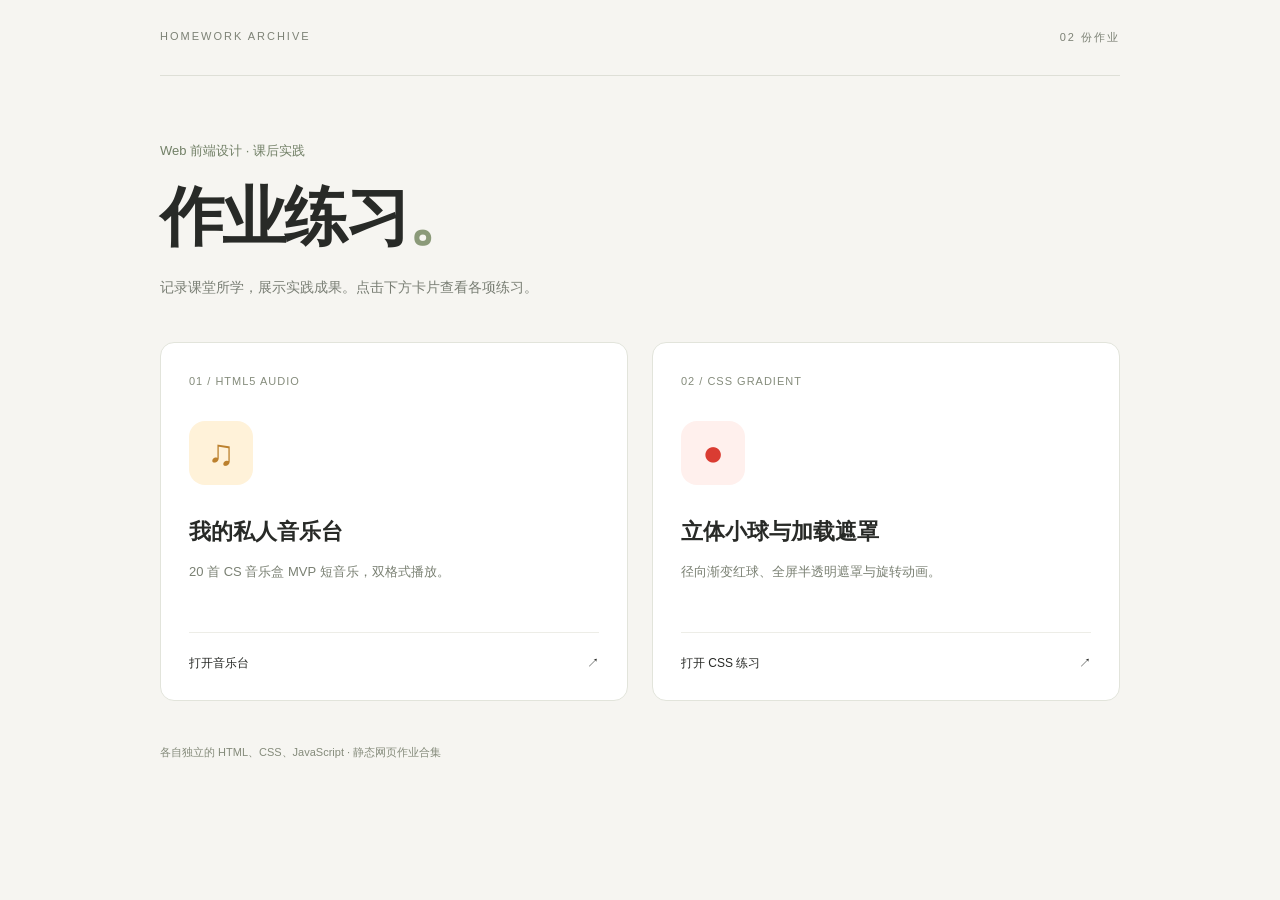
<file: index.html>
<!DOCTYPE html>
<html lang="zh-CN">
<head>
  <meta charset="UTF-8">
  <meta name="viewport" content="width=device-width, initial-scale=1.0">
  <title>作业练习 · Web 前端设计</title>
  <link rel="stylesheet" href="style.css">
</head>
<body>
  <main>
    <header><span>HOMEWORK ARCHIVE</span><span>02 份作业</span></header>
    <p class="eyebrow">Web 前端设计 · 课后实践</p>
    <h1>作业练习<span>。</span></h1>
    <p class="intro">记录课堂所学，展示实践成果。点击下方卡片查看各项练习。</p>
    <nav aria-label="作业目录">
      <a class="card music" href="01-music/index.html">
        <span class="number">01 / HTML5 AUDIO</span>
        <span class="symbol" aria-hidden="true">♫</span>
        <h2>我的私人音乐台</h2>
        <p>20 首 CS 音乐盒 MVP 短音乐，双格式播放。</p>
        <span class="enter">打开音乐台 <span aria-hidden="true">↗</span></span>
      </a>
      <a class="card ball" href="02-css-practice/index.html">
        <span class="number">02 / CSS GRADIENT</span>
        <span class="symbol" aria-hidden="true">●</span>
        <h2>立体小球与加载遮罩</h2>
        <p>径向渐变红球、全屏半透明遮罩与旋转动画。</p>
        <span class="enter">打开 CSS 练习 <span aria-hidden="true">↗</span></span>
      </a>
    </nav>
    <footer>各自独立的 HTML、CSS、JavaScript · 静态网页作业合集</footer>
  </main>
</body>
</html>
</file>
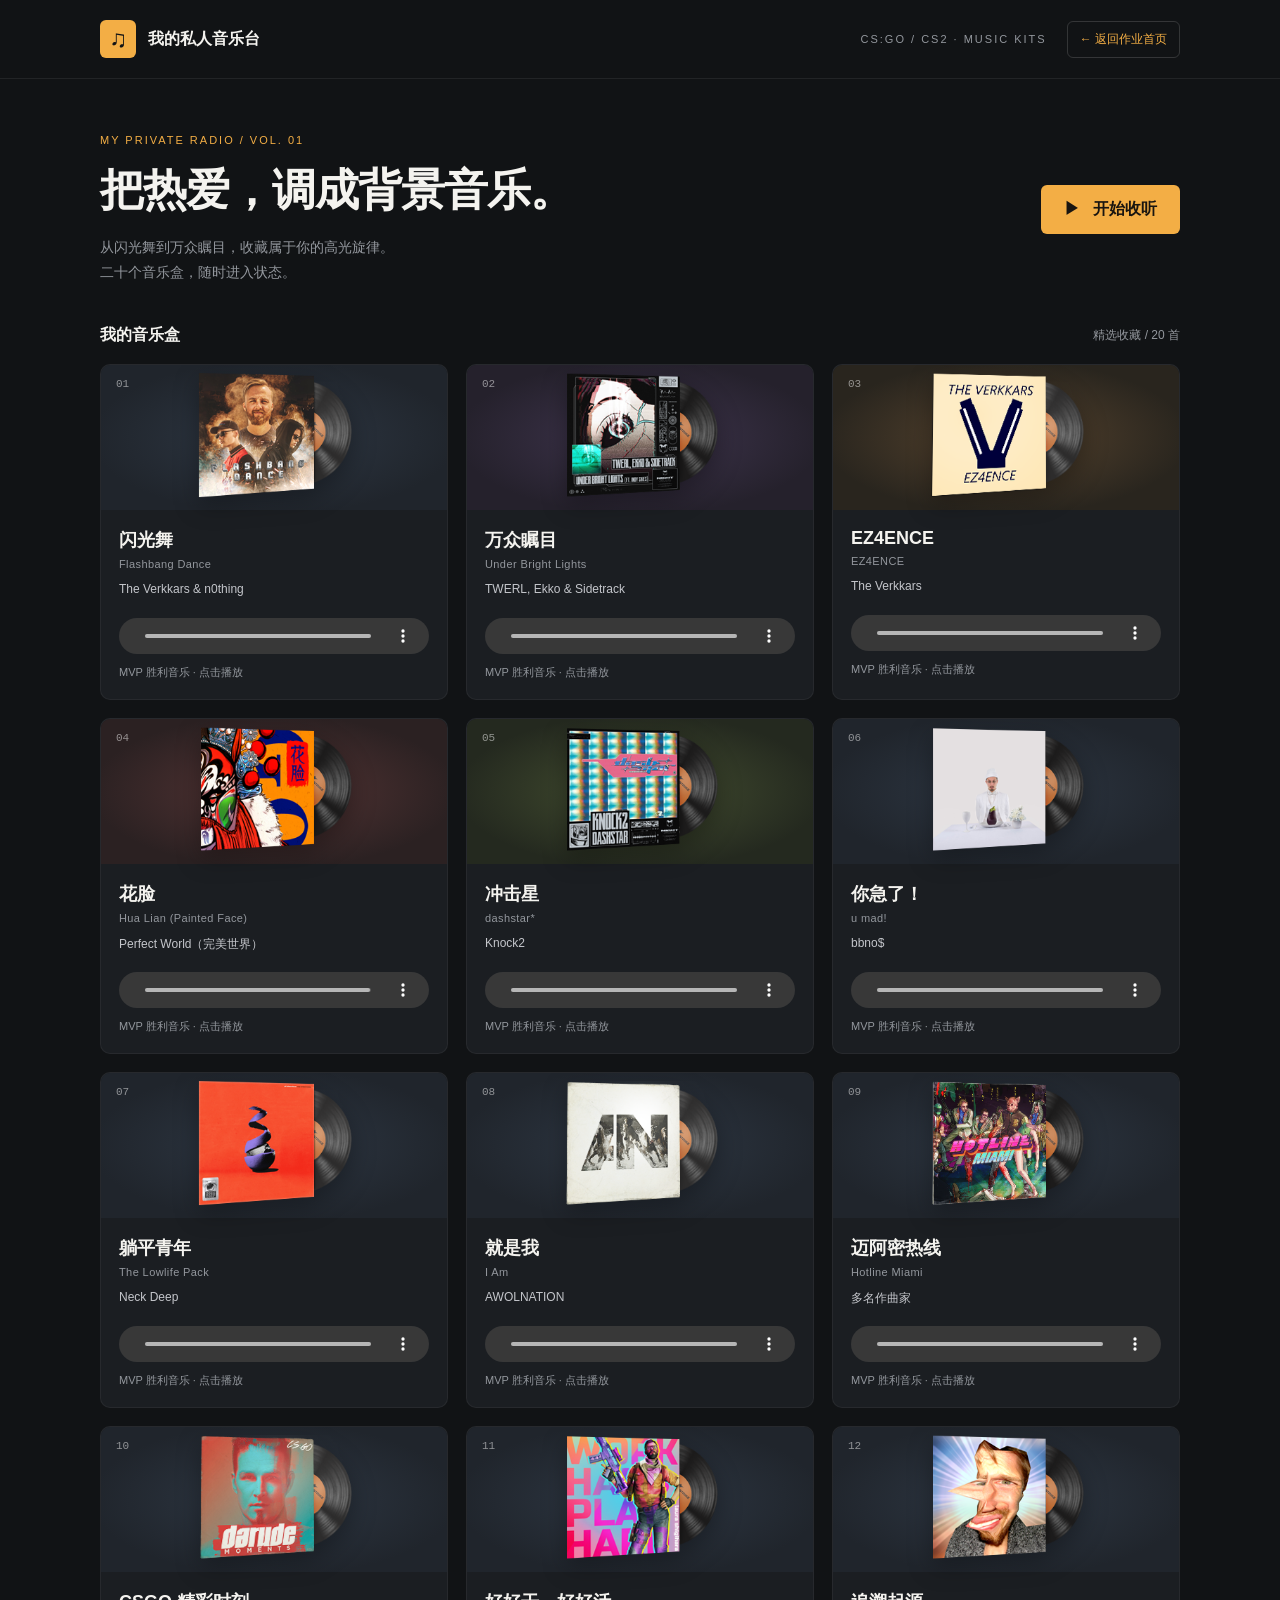
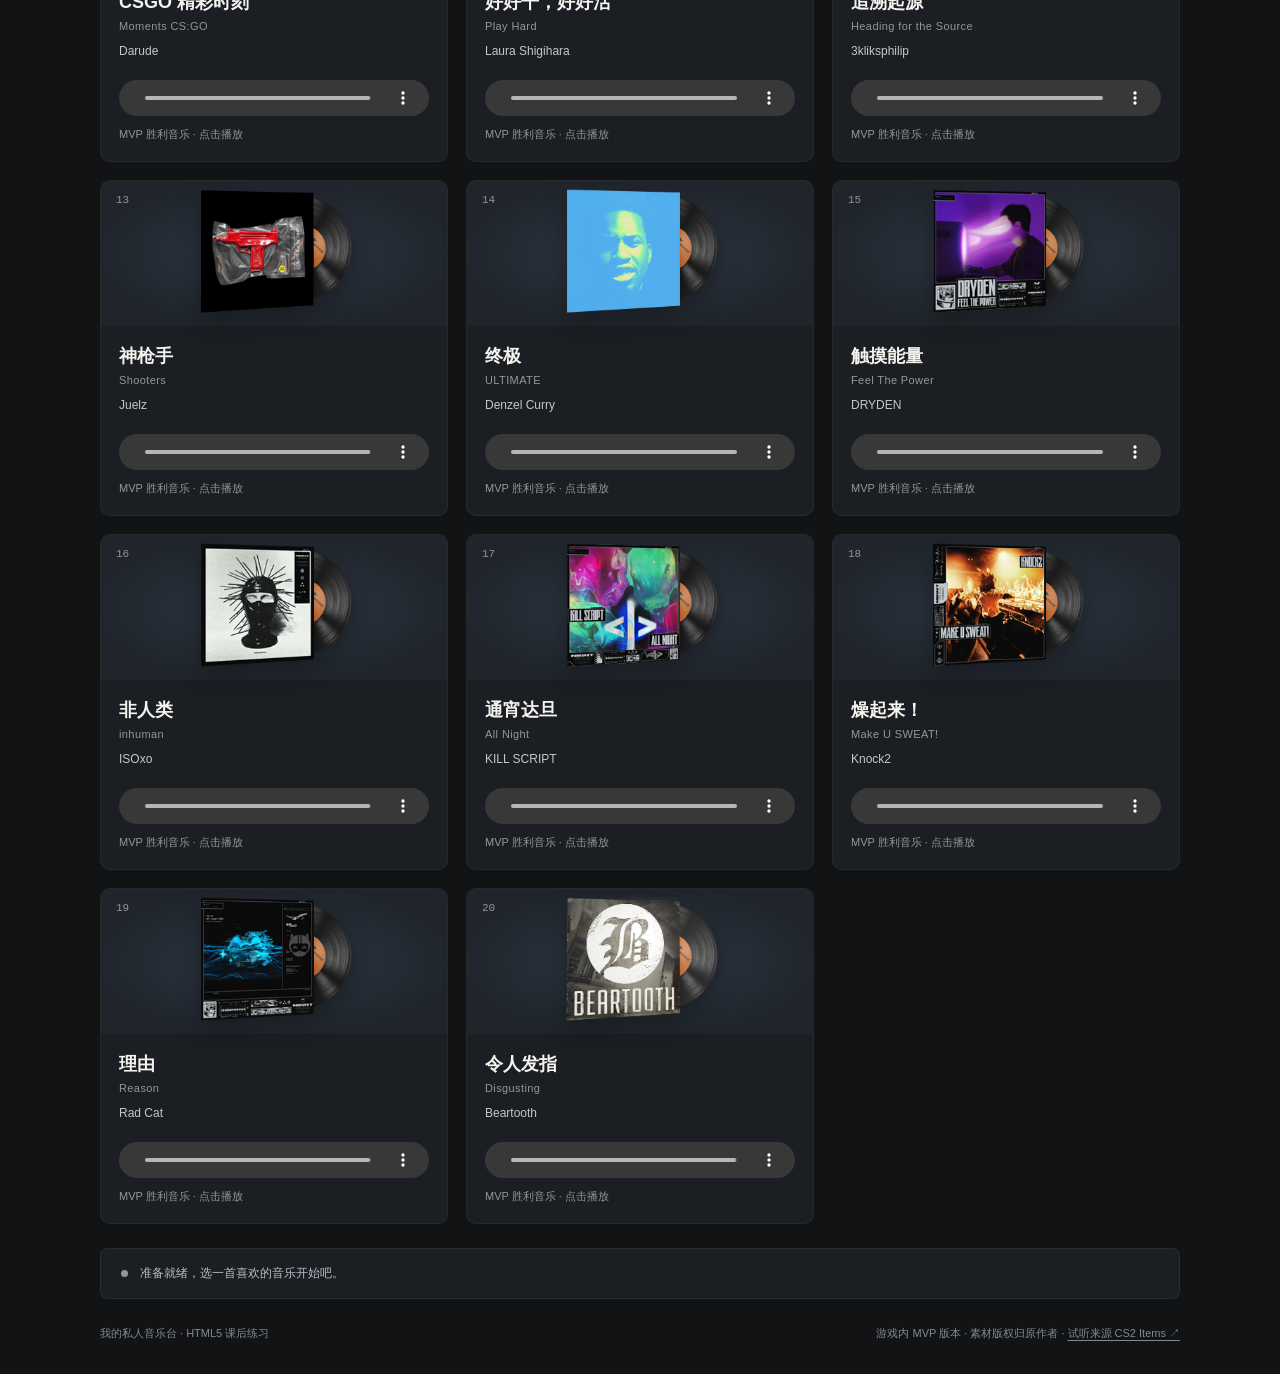
<file: 01-music/index.html>
<!DOCTYPE html>
<html lang="zh-CN">
<head>
  <meta charset="UTF-8">
  <meta name="viewport" content="width=device-width, initial-scale=1.0">
  <meta name="description" content="我的私人音乐台，收藏二十首 CS:GO / CS2 音乐盒 MVP 胜利音乐。">
  <title>我的私人音乐台 | CS 音乐盒</title>
  <link rel="stylesheet" href="style.css">
  <script src="script.js" defer></script>
</head>
<body>
  <header class="header">
    <div class="container header-inner">
      <div class="brand"><span class="brand-icon" aria-hidden="true">♫</span> 我的私人音乐台</div>
      <div class="header-actions">
        <span class="edition">CS:GO / CS2 · MUSIC KITS</span>
        <a class="home-link" href="../index.html">← 返回作业首页</a>
      </div>
    </div>
  </header>
  <main class="container">
    <section class="hero" aria-labelledby="page-title">
      <div>
        <p class="eyebrow">MY PRIVATE RADIO / VOL. 01</p>
        <h1 id="page-title">把热爱，调成背景音乐。</h1>
        <p class="description">从闪光舞到万众瞩目，收藏属于你的高光旋律。<br>二十个音乐盒，随时进入状态。</p>
      </div>
      <button class="hero-button" id="start-listening" type="button">▶ &nbsp; 开始收听</button>
    </section>
    <section aria-labelledby="collection-title">
      <div class="collection-heading">
        <h2 id="collection-title">我的音乐盒</h2>
        <span>精选收藏 / 20 首</span>
      </div>
      <div class="music-grid">
      <article class="music-card">
        <div class="cover">
          <span class="track-number">01</span>
          <img src="assets/images/theverkkars_02.png" alt="音乐盒封面" width="185" height="139">
        </div>
        <div class="card-body">
          <h2 id="track-1">闪光舞</h2>
          <p class="english-title">Flashbang Dance</p>
          <p class="artist">The Verkkars &amp; n0thing</p>
          <audio controls preload="metadata" aria-labelledby="track-1">
            <source src="assets/audio/theverkkars_02_mvp.mp3" type="audio/mpeg">
            <source src="assets/audio/theverkkars_02_mvp.ogg" type="audio/ogg">
            您的浏览器不支持音频播放，请使用新版浏览器。
          </audio>
          <p class="track-status">MVP 胜利音乐 · 点击播放</p>
        </div>
      </article>
      <article class="music-card">
        <div class="cover">
          <span class="track-number">02</span>
          <img src="assets/images/twerl_01.png" alt="音乐盒封面" width="185" height="139">
        </div>
        <div class="card-body">
          <h2 id="track-2">万众瞩目</h2>
          <p class="english-title">Under Bright Lights</p>
          <p class="artist">TWERL, Ekko &amp; Sidetrack</p>
          <audio controls preload="metadata" aria-labelledby="track-2">
            <source src="assets/audio/twerl_01_mvp.mp3" type="audio/mpeg">
            <source src="assets/audio/twerl_01_mvp.ogg" type="audio/ogg">
            您的浏览器不支持音频播放，请使用新版浏览器。
          </audio>
          <p class="track-status">MVP 胜利音乐 · 点击播放</p>
        </div>
      </article>
      <article class="music-card">
        <div class="cover">
          <span class="track-number">03</span>
          <img src="assets/images/theverkkars_01.png" alt="音乐盒封面" width="185" height="139">
        </div>
        <div class="card-body">
          <h2 id="track-3">EZ4ENCE</h2>
          <p class="english-title">EZ4ENCE</p>
          <p class="artist">The Verkkars</p>
          <audio controls preload="metadata" aria-labelledby="track-3">
            <source src="assets/audio/theverkkars_01_mvp.mp3" type="audio/mpeg">
            <source src="assets/audio/theverkkars_01_mvp.ogg" type="audio/ogg">
            您的浏览器不支持音频播放，请使用新版浏览器。
          </audio>
          <p class="track-status">MVP 胜利音乐 · 点击播放</p>
        </div>
      </article>
      <article class="music-card">
        <div class="cover">
          <span class="track-number">04</span>
          <img src="assets/images/perfectworld_01.png" alt="音乐盒封面" width="185" height="139">
        </div>
        <div class="card-body">
          <h2 id="track-4">花脸</h2>
          <p class="english-title">Hua Lian (Painted Face)</p>
          <p class="artist">Perfect World（完美世界）</p>
          <audio controls preload="metadata" aria-labelledby="track-4">
            <source src="assets/audio/perfectworld_01_mvp.mp3" type="audio/mpeg">
            <source src="assets/audio/perfectworld_01_mvp.ogg" type="audio/ogg">
            您的浏览器不支持音频播放，请使用新版浏览器。
          </audio>
          <p class="track-status">MVP 胜利音乐 · 点击播放</p>
        </div>
      </article>
      <article class="music-card">
        <div class="cover">
          <span class="track-number">05</span>
          <img src="assets/images/knock2_01.png" alt="音乐盒封面" width="185" height="139">
        </div>
        <div class="card-body">
          <h2 id="track-5">冲击星</h2>
          <p class="english-title">dashstar*</p>
          <p class="artist">Knock2</p>
          <audio controls preload="metadata" aria-labelledby="track-5">
            <source src="assets/audio/knock2_01_mvp.mp3" type="audio/mpeg">
            <source src="assets/audio/knock2_01_mvp.ogg" type="audio/ogg">
            您的浏览器不支持音频播放，请使用新版浏览器。
          </audio>
          <p class="track-status">MVP 胜利音乐 · 点击播放</p>
        </div>
      </article>
      <article class="music-card">
        <div class="cover">
          <span class="track-number">06</span>
          <img src="assets/images/bbnos_01.png" alt="你急了！音乐盒封面" width="185" height="139">
        </div>
        <div class="card-body">
          <h2 id="track-6">你急了！</h2>
          <p class="english-title">u mad!</p>
          <p class="artist">bbno$</p>
          <audio controls preload="metadata" aria-labelledby="track-6">
            <source src="assets/audio/bbnos_01_mvp.mp3" type="audio/mpeg">
            <source src="assets/audio/bbnos_01_mvp.ogg" type="audio/ogg">
            您的浏览器不支持音频播放，请使用新版浏览器。
          </audio>
          <p class="track-status">MVP 胜利音乐 · 点击播放</p>
        </div>
      </article>
      <article class="music-card">
        <div class="cover">
          <span class="track-number">07</span>
          <img src="assets/images/neckdeep_02.png" alt="躺平青年音乐盒封面" width="185" height="139">
        </div>
        <div class="card-body">
          <h2 id="track-7">躺平青年</h2>
          <p class="english-title">The Lowlife Pack</p>
          <p class="artist">Neck Deep</p>
          <audio controls preload="metadata" aria-labelledby="track-7">
            <source src="assets/audio/neckdeep_02_mvp.mp3" type="audio/mpeg">
            <source src="assets/audio/neckdeep_02_mvp.ogg" type="audio/ogg">
            您的浏览器不支持音频播放，请使用新版浏览器。
          </audio>
          <p class="track-status">MVP 胜利音乐 · 点击播放</p>
        </div>
      </article>
      <article class="music-card">
        <div class="cover">
          <span class="track-number">08</span>
          <img src="assets/images/awolnation_01.png" alt="就是我音乐盒封面" width="185" height="139">
        </div>
        <div class="card-body">
          <h2 id="track-8">就是我</h2>
          <p class="english-title">I Am</p>
          <p class="artist">AWOLNATION</p>
          <audio controls preload="metadata" aria-labelledby="track-8">
            <source src="assets/audio/awolnation_01_mvp.mp3" type="audio/mpeg">
            <source src="assets/audio/awolnation_01_mvp.ogg" type="audio/ogg">
            您的浏览器不支持音频播放，请使用新版浏览器。
          </audio>
          <p class="track-status">MVP 胜利音乐 · 点击播放</p>
        </div>
      </article>
      <article class="music-card">
        <div class="cover">
          <span class="track-number">09</span>
          <img src="assets/images/hotlinemiami_01.png" alt="迈阿密热线音乐盒封面" width="185" height="139">
        </div>
        <div class="card-body">
          <h2 id="track-9">迈阿密热线</h2>
          <p class="english-title">Hotline Miami</p>
          <p class="artist">多名作曲家</p>
          <audio controls preload="metadata" aria-labelledby="track-9">
            <source src="assets/audio/hotlinemiami_01_mvp.mp3" type="audio/mpeg">
            <source src="assets/audio/hotlinemiami_01_mvp.ogg" type="audio/ogg">
            您的浏览器不支持音频播放，请使用新版浏览器。
          </audio>
          <p class="track-status">MVP 胜利音乐 · 点击播放</p>
        </div>
      </article>
      <article class="music-card">
        <div class="cover">
          <span class="track-number">10</span>
          <img src="assets/images/darude_01.png" alt="CSGO 精彩时刻音乐盒封面" width="185" height="139">
        </div>
        <div class="card-body">
          <h2 id="track-10">CSGO 精彩时刻</h2>
          <p class="english-title">Moments CS:GO</p>
          <p class="artist">Darude</p>
          <audio controls preload="metadata" aria-labelledby="track-10">
            <source src="assets/audio/darude_01_mvp.mp3" type="audio/mpeg">
            <source src="assets/audio/darude_01_mvp.ogg" type="audio/ogg">
            您的浏览器不支持音频播放，请使用新版浏览器。
          </audio>
          <p class="track-status">MVP 胜利音乐 · 点击播放</p>
        </div>
      </article>
      <article class="music-card">
        <div class="cover">
          <span class="track-number">11</span>
          <img src="assets/images/laurashigihara_01.png" alt="好好干，好好活音乐盒封面" width="185" height="139">
        </div>
        <div class="card-body">
          <h2 id="track-11">好好干，好好活</h2>
          <p class="english-title">Play Hard</p>
          <p class="artist">Laura Shigihara</p>
          <audio controls preload="metadata" aria-labelledby="track-11">
            <source src="assets/audio/laurashigihara_01_mvp.mp3" type="audio/mpeg">
            <source src="assets/audio/laurashigihara_01_mvp.ogg" type="audio/ogg">
            您的浏览器不支持音频播放，请使用新版浏览器。
          </audio>
          <p class="track-status">MVP 胜利音乐 · 点击播放</p>
        </div>
      </article>
      <article class="music-card">
        <div class="cover">
          <span class="track-number">12</span>
          <img src="assets/images/3kliksphilip_01.png" alt="追溯起源音乐盒封面" width="185" height="139">
        </div>
        <div class="card-body">
          <h2 id="track-12">追溯起源</h2>
          <p class="english-title">Heading for the Source</p>
          <p class="artist">3kliksphilip</p>
          <audio controls preload="metadata" aria-labelledby="track-12">
            <source src="assets/audio/3kliksphilip_01_mvp.mp3" type="audio/mpeg">
            <source src="assets/audio/3kliksphilip_01_mvp.ogg" type="audio/ogg">
            您的浏览器不支持音频播放，请使用新版浏览器。
          </audio>
          <p class="track-status">MVP 胜利音乐 · 点击播放</p>
        </div>
      </article>
      <article class="music-card">
        <div class="cover">
          <span class="track-number">13</span>
          <img src="assets/images/juelz_01.png" alt="神枪手音乐盒封面" width="185" height="139">
        </div>
        <div class="card-body">
          <h2 id="track-13">神枪手</h2>
          <p class="english-title">Shooters</p>
          <p class="artist">Juelz</p>
          <audio controls preload="metadata" aria-labelledby="track-13">
            <source src="assets/audio/juelz_01_mvp.mp3" type="audio/mpeg">
            <source src="assets/audio/juelz_01_mvp.ogg" type="audio/ogg">
            您的浏览器不支持音频播放，请使用新版浏览器。
          </audio>
          <p class="track-status">MVP 胜利音乐 · 点击播放</p>
        </div>
      </article>
      <article class="music-card">
        <div class="cover">
          <span class="track-number">14</span>
          <img src="assets/images/denzelcurry_01.png" alt="终极音乐盒封面" width="185" height="139">
        </div>
        <div class="card-body">
          <h2 id="track-14">终极</h2>
          <p class="english-title">ULTIMATE</p>
          <p class="artist">Denzel Curry</p>
          <audio controls preload="metadata" aria-labelledby="track-14">
            <source src="assets/audio/denzelcurry_01_mvp.mp3" type="audio/mpeg">
            <source src="assets/audio/denzelcurry_01_mvp.ogg" type="audio/ogg">
            您的浏览器不支持音频播放，请使用新版浏览器。
          </audio>
          <p class="track-status">MVP 胜利音乐 · 点击播放</p>
        </div>
      </article>
      <article class="music-card">
        <div class="cover">
          <span class="track-number">15</span>
          <img src="assets/images/dryden_01.png" alt="触摸能量音乐盒封面" width="185" height="139">
        </div>
        <div class="card-body">
          <h2 id="track-15">触摸能量</h2>
          <p class="english-title">Feel The Power</p>
          <p class="artist">DRYDEN</p>
          <audio controls preload="metadata" aria-labelledby="track-15">
            <source src="assets/audio/dryden_01_mvp.mp3" type="audio/mpeg">
            <source src="assets/audio/dryden_01_mvp.ogg" type="audio/ogg">
            您的浏览器不支持音频播放，请使用新版浏览器。
          </audio>
          <p class="track-status">MVP 胜利音乐 · 点击播放</p>
        </div>
      </article>
      <article class="music-card">
        <div class="cover">
          <span class="track-number">16</span>
          <img src="assets/images/isoxo_01.png" alt="非人类音乐盒封面" width="185" height="139">
        </div>
        <div class="card-body">
          <h2 id="track-16">非人类</h2>
          <p class="english-title">inhuman</p>
          <p class="artist">ISOxo</p>
          <audio controls preload="metadata" aria-labelledby="track-16">
            <source src="assets/audio/isoxo_01_mvp.mp3" type="audio/mpeg">
            <source src="assets/audio/isoxo_01_mvp.ogg" type="audio/ogg">
            您的浏览器不支持音频播放，请使用新版浏览器。
          </audio>
          <p class="track-status">MVP 胜利音乐 · 点击播放</p>
        </div>
      </article>
      <article class="music-card">
        <div class="cover">
          <span class="track-number">17</span>
          <img src="assets/images/killscript_01.png" alt="通宵达旦音乐盒封面" width="185" height="139">
        </div>
        <div class="card-body">
          <h2 id="track-17">通宵达旦</h2>
          <p class="english-title">All Night</p>
          <p class="artist">KILL SCRIPT</p>
          <audio controls preload="metadata" aria-labelledby="track-17">
            <source src="assets/audio/killscript_01_mvp.mp3" type="audio/mpeg">
            <source src="assets/audio/killscript_01_mvp.ogg" type="audio/ogg">
            您的浏览器不支持音频播放，请使用新版浏览器。
          </audio>
          <p class="track-status">MVP 胜利音乐 · 点击播放</p>
        </div>
      </article>
      <article class="music-card">
        <div class="cover">
          <span class="track-number">18</span>
          <img src="assets/images/knock2_02.png" alt="燥起来！音乐盒封面" width="185" height="139">
        </div>
        <div class="card-body">
          <h2 id="track-18">燥起来！</h2>
          <p class="english-title">Make U SWEAT!</p>
          <p class="artist">Knock2</p>
          <audio controls preload="metadata" aria-labelledby="track-18">
            <source src="assets/audio/knock2_02_mvp.mp3" type="audio/mpeg">
            <source src="assets/audio/knock2_02_mvp.ogg" type="audio/ogg">
            您的浏览器不支持音频播放，请使用新版浏览器。
          </audio>
          <p class="track-status">MVP 胜利音乐 · 点击播放</p>
        </div>
      </article>
      <article class="music-card">
        <div class="cover">
          <span class="track-number">19</span>
          <img src="assets/images/radcat_01.png" alt="理由音乐盒封面" width="185" height="139">
        </div>
        <div class="card-body">
          <h2 id="track-19">理由</h2>
          <p class="english-title">Reason</p>
          <p class="artist">Rad Cat</p>
          <audio controls preload="metadata" aria-labelledby="track-19">
            <source src="assets/audio/radcat_01_mvp.mp3" type="audio/mpeg">
            <source src="assets/audio/radcat_01_mvp.ogg" type="audio/ogg">
            您的浏览器不支持音频播放，请使用新版浏览器。
          </audio>
          <p class="track-status">MVP 胜利音乐 · 点击播放</p>
        </div>
      </article>
      <article class="music-card">
        <div class="cover">
          <span class="track-number">20</span>
          <img src="assets/images/beartooth_01.png" alt="令人发指音乐盒封面" width="185" height="139">
        </div>
        <div class="card-body">
          <h2 id="track-20">令人发指</h2>
          <p class="english-title">Disgusting</p>
          <p class="artist">Beartooth</p>
          <audio controls preload="metadata" aria-labelledby="track-20">
            <source src="assets/audio/beartooth_01_mvp.mp3" type="audio/mpeg">
            <source src="assets/audio/beartooth_01_mvp.ogg" type="audio/ogg">
            您的浏览器不支持音频播放，请使用新版浏览器。
          </audio>
          <p class="track-status">MVP 胜利音乐 · 点击播放</p>
        </div>
      </article>
      </div>
    </section>
    <div class="now-playing" role="status" aria-live="polite">
      <span class="status-dot" aria-hidden="true"></span>
      <span id="now-playing-text">准备就绪，选一首喜欢的音乐开始吧。</span>
    </div>
  </main>
  <footer class="container">
    <span>我的私人音乐台 · HTML5 课后练习</span>
    <span>游戏内 MVP 版本 · 素材版权归原作者 · <a href="https://cs2items.pro/" target="_blank" rel="noopener noreferrer">试听来源 CS2 Items ↗</a></span>
  </footer>
</body>
</html>
</file>
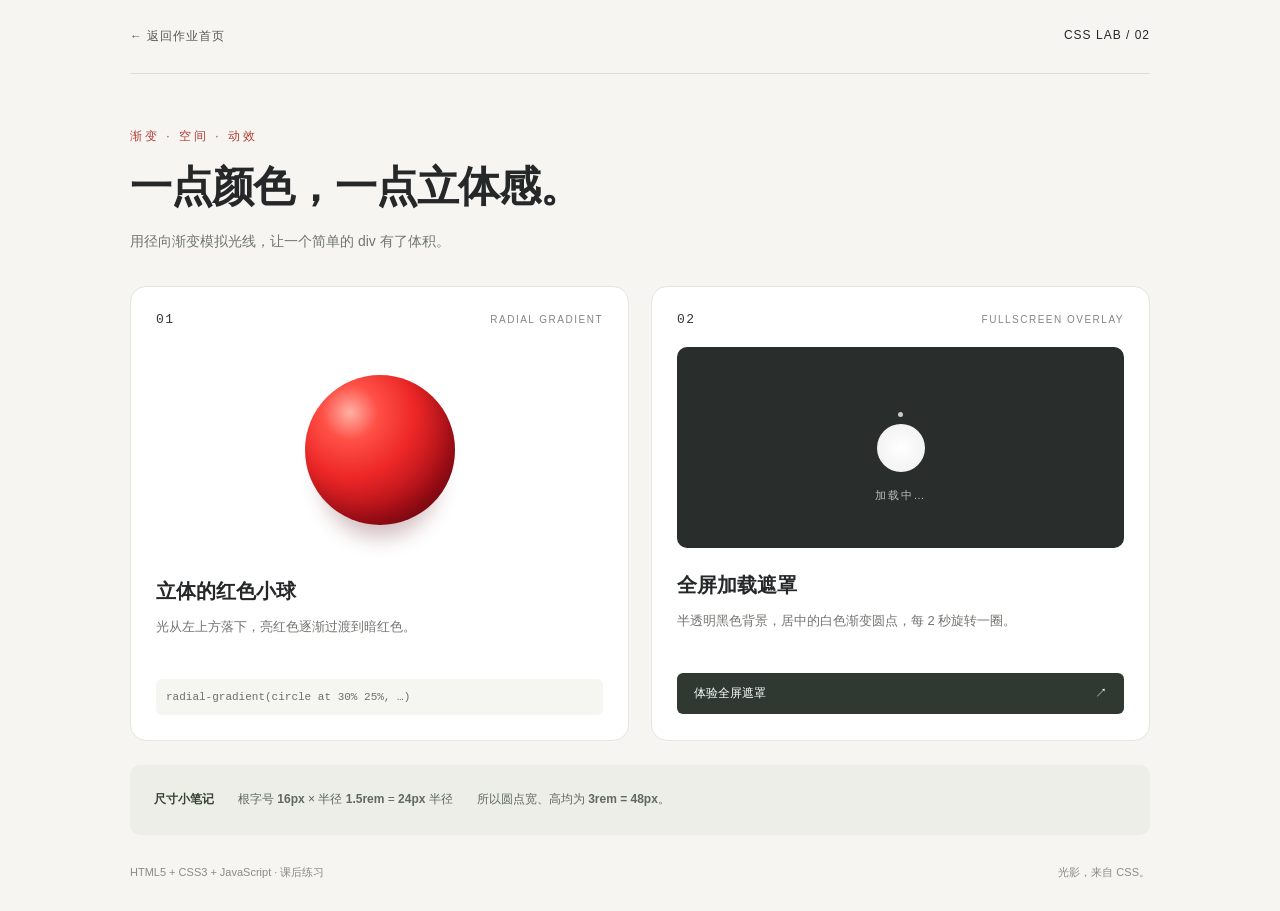
<file: 02-css-practice/index.html>
<!DOCTYPE html>
<html lang="zh-CN">
<head>
  <meta charset="UTF-8">
  <meta name="viewport" content="width=device-width, initial-scale=1.0">
  <title>光与球 · CSS 课后练习</title>
  <link rel="stylesheet" href="style.css">
  <script src="script.js" defer></script>
</head>
<body>
  <main class="page">
    <header class="header"><a href="../index.html">← 返回作业首页</a><span>CSS LAB / 02</span></header>
    <section class="intro">
      <p class="eyebrow">渐变 · 空间 · 动效</p>
      <h1>一点颜色，一点立体感。</h1>
      <p>用径向渐变模拟光线，让一个简单的 div 有了体积。</p>
    </section>
    <div class="exercises">
      <section class="card" aria-labelledby="ball-title">
        <div class="card-heading"><span class="number">01</span><span>RADIAL GRADIENT</span></div>
        <div class="stage"><div class="ball" role="img" aria-label="左上方明亮、右下方暗红的立体红球"></div></div>
        <h2 id="ball-title">立体的红色小球</h2>
        <p>光从左上方落下，亮红色逐渐过渡到暗红色。</p>
        <code>radial-gradient(circle at 30% 25%, …)</code>
      </section>
      <section class="card" aria-labelledby="loading-title">
        <div class="card-heading"><span class="number">02</span><span>FULLSCREEN OVERLAY</span></div>
        <div class="stage loading-stage"><div class="loader" aria-hidden="true"></div><span>加载中…</span></div>
        <h2 id="loading-title">全屏加载遮罩</h2>
        <p>半透明黑色背景，居中的白色渐变圆点，每 2 秒旋转一圈。</p>
        <button id="open-overlay" type="button">体验全屏遮罩 <span aria-hidden="true">↗</span></button>
      </section>
    </div>
    <aside class="calculation" aria-label="尺寸计算">
      <span class="calculation-label">尺寸小笔记</span>
      <p>根字号 <strong>16px</strong> × 半径 <strong>1.5rem</strong> = <strong>24px</strong> 半径</p>
      <span>所以圆点宽、高均为 <strong>3rem = 48px</strong>。</span>
    </aside>
    <footer><span>HTML5 + CSS3 + JavaScript · 课后练习</span><span>光影，来自 CSS。</span></footer>
  </main>
  <dialog id="loading-overlay" aria-labelledby="overlay-title" aria-describedby="overlay-hint">
    <div class="overlay-content">
      <div class="loader" aria-hidden="true"></div>
      <div class="overlay-caption">
        <p id="overlay-title" role="status">加载中…</p>
        <p id="overlay-hint">这是遮罩效果演示，按 Esc 或点击按钮即可关闭。</p>
        <button id="close-overlay" type="button" autofocus>关闭演示</button>
      </div>
    </div>
  </dialog>
</body>
</html>
</file>
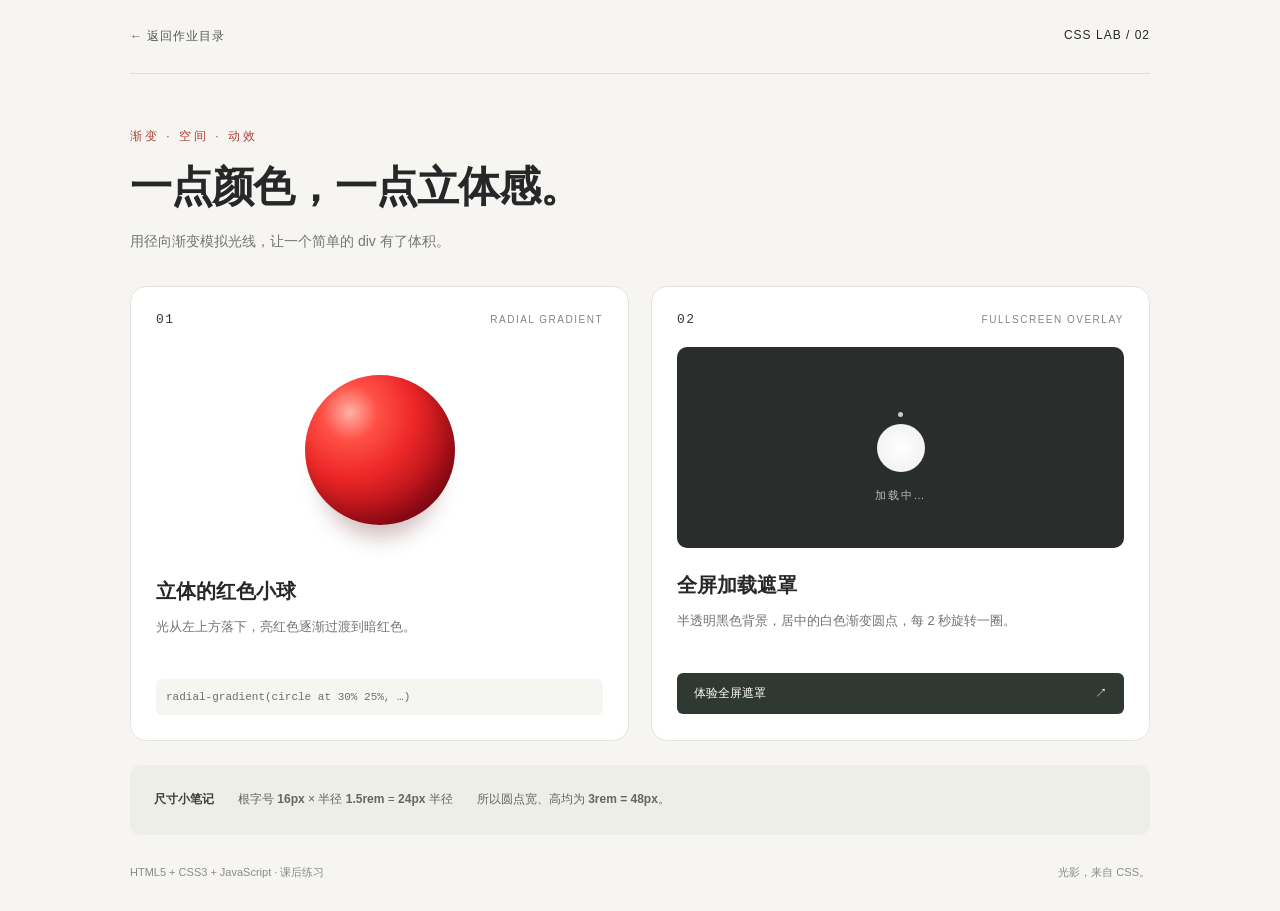
<file: css-practice/index.html>
<!DOCTYPE html>
<html lang="zh-CN">
<head>
  <meta charset="UTF-8">
  <meta name="viewport" content="width=device-width, initial-scale=1.0">
  <title>光与球 · CSS 课后练习</title>
  <link rel="stylesheet" href="style.css">
  <script src="script.js" defer></script>
</head>
<body>
  <main class="page">
    <header class="header"><a href="../index.html">← 返回作业目录</a><span>CSS LAB / 02</span></header>
    <section class="intro">
      <p class="eyebrow">渐变 · 空间 · 动效</p>
      <h1>一点颜色，一点立体感。</h1>
      <p>用径向渐变模拟光线，让一个简单的 div 有了体积。</p>
    </section>
    <div class="exercises">
      <section class="card" aria-labelledby="ball-title">
        <div class="card-heading"><span class="number">01</span><span>RADIAL GRADIENT</span></div>
        <div class="stage"><div class="ball" role="img" aria-label="左上方明亮、右下方暗红的立体红球"></div></div>
        <h2 id="ball-title">立体的红色小球</h2>
        <p>光从左上方落下，亮红色逐渐过渡到暗红色。</p>
        <code>radial-gradient(circle at 30% 25%, …)</code>
      </section>
      <section class="card" aria-labelledby="loading-title">
        <div class="card-heading"><span class="number">02</span><span>FULLSCREEN OVERLAY</span></div>
        <div class="stage loading-stage"><div class="loader" aria-hidden="true"></div><span>加载中…</span></div>
        <h2 id="loading-title">全屏加载遮罩</h2>
        <p>半透明黑色背景，居中的白色渐变圆点，每 2 秒旋转一圈。</p>
        <button id="open-overlay" type="button">体验全屏遮罩 <span aria-hidden="true">↗</span></button>
      </section>
    </div>
    <aside class="calculation" aria-label="尺寸计算">
      <span class="calculation-label">尺寸小笔记</span>
      <p>根字号 <strong>16px</strong> × 半径 <strong>1.5rem</strong> = <strong>24px</strong> 半径</p>
      <span>所以圆点宽、高均为 <strong>3rem = 48px</strong>。</span>
    </aside>
    <footer><span>HTML5 + CSS3 + JavaScript · 课后练习</span><span>光影，来自 CSS。</span></footer>
  </main>
  <dialog id="loading-overlay" aria-labelledby="overlay-title" aria-describedby="overlay-hint">
    <div class="overlay-content">
      <div class="loader" aria-hidden="true"></div>
      <div class="overlay-caption">
        <p id="overlay-title" role="status">加载中…</p>
        <p id="overlay-hint">这是遮罩效果演示，按 Esc 或点击按钮即可关闭。</p>
        <button id="close-overlay" type="button" autofocus>关闭演示</button>
      </div>
    </div>
  </dialog>
</body>
</html>
</file>
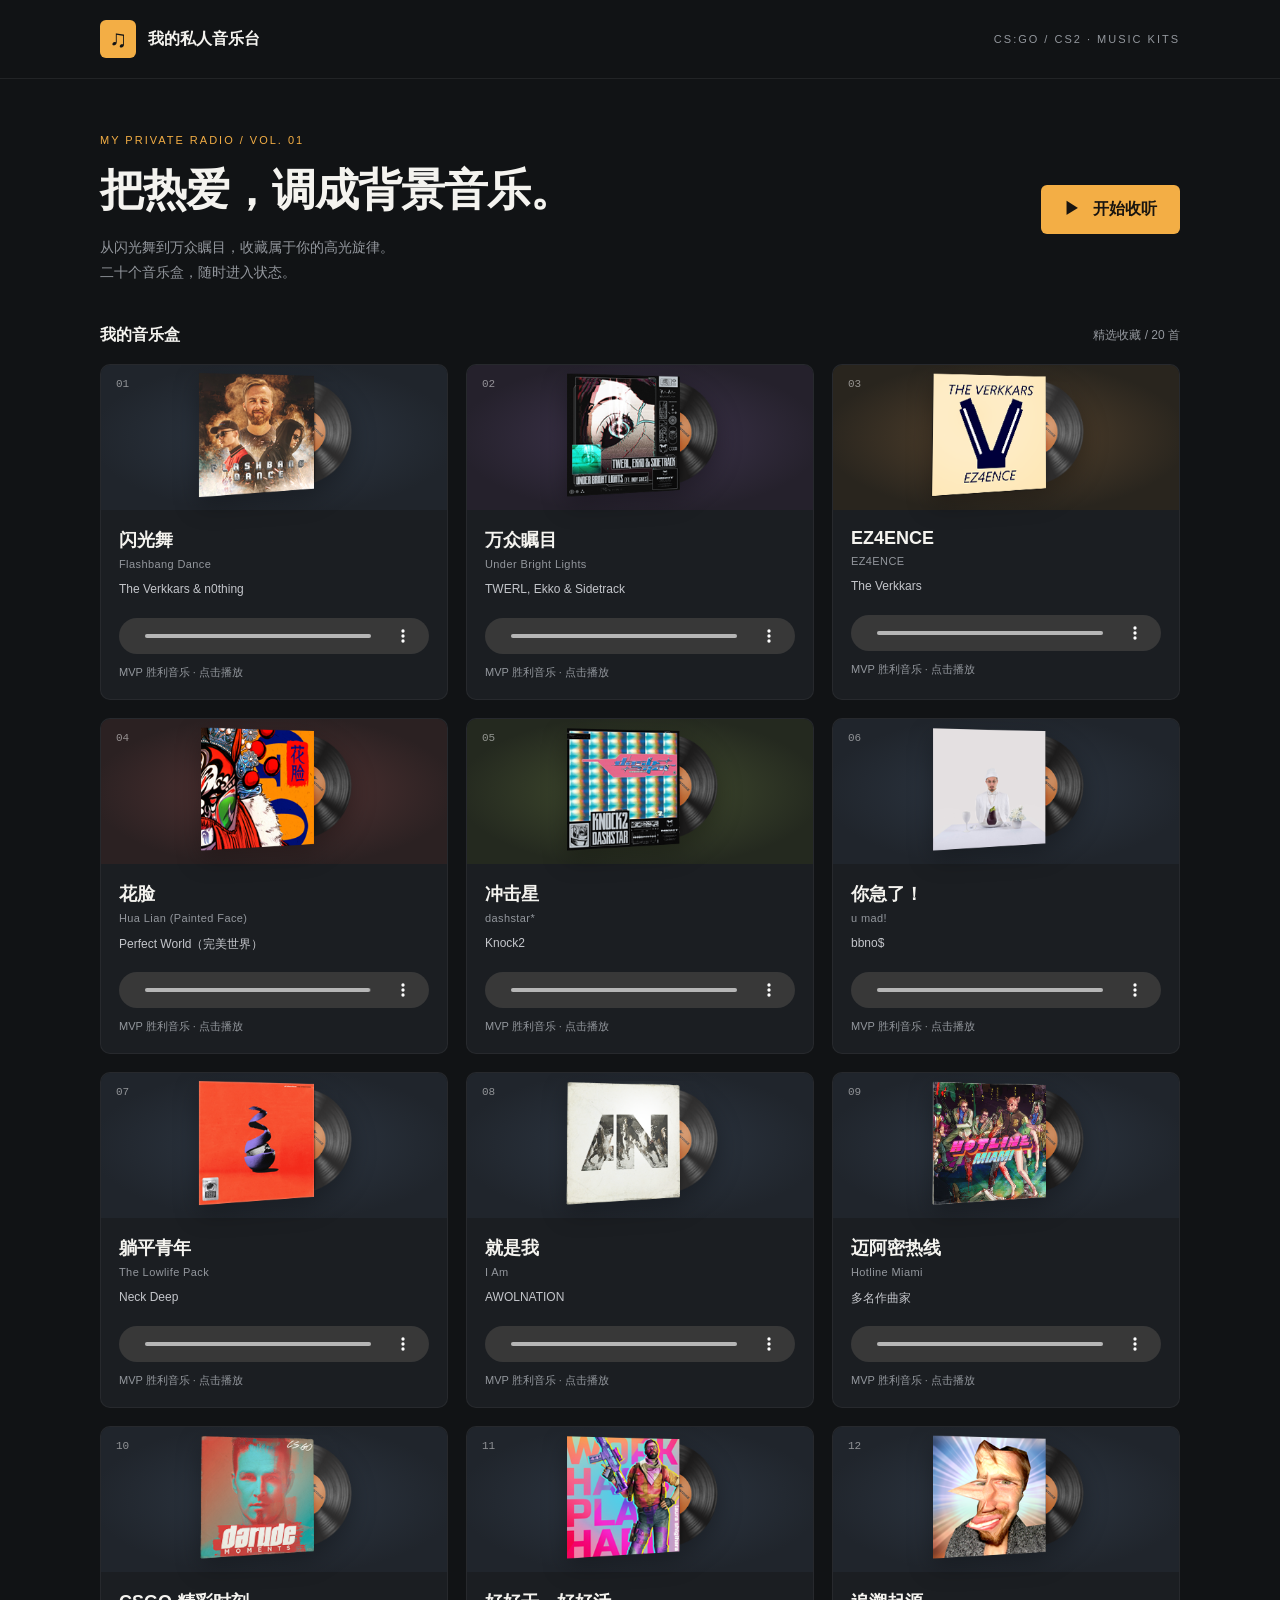
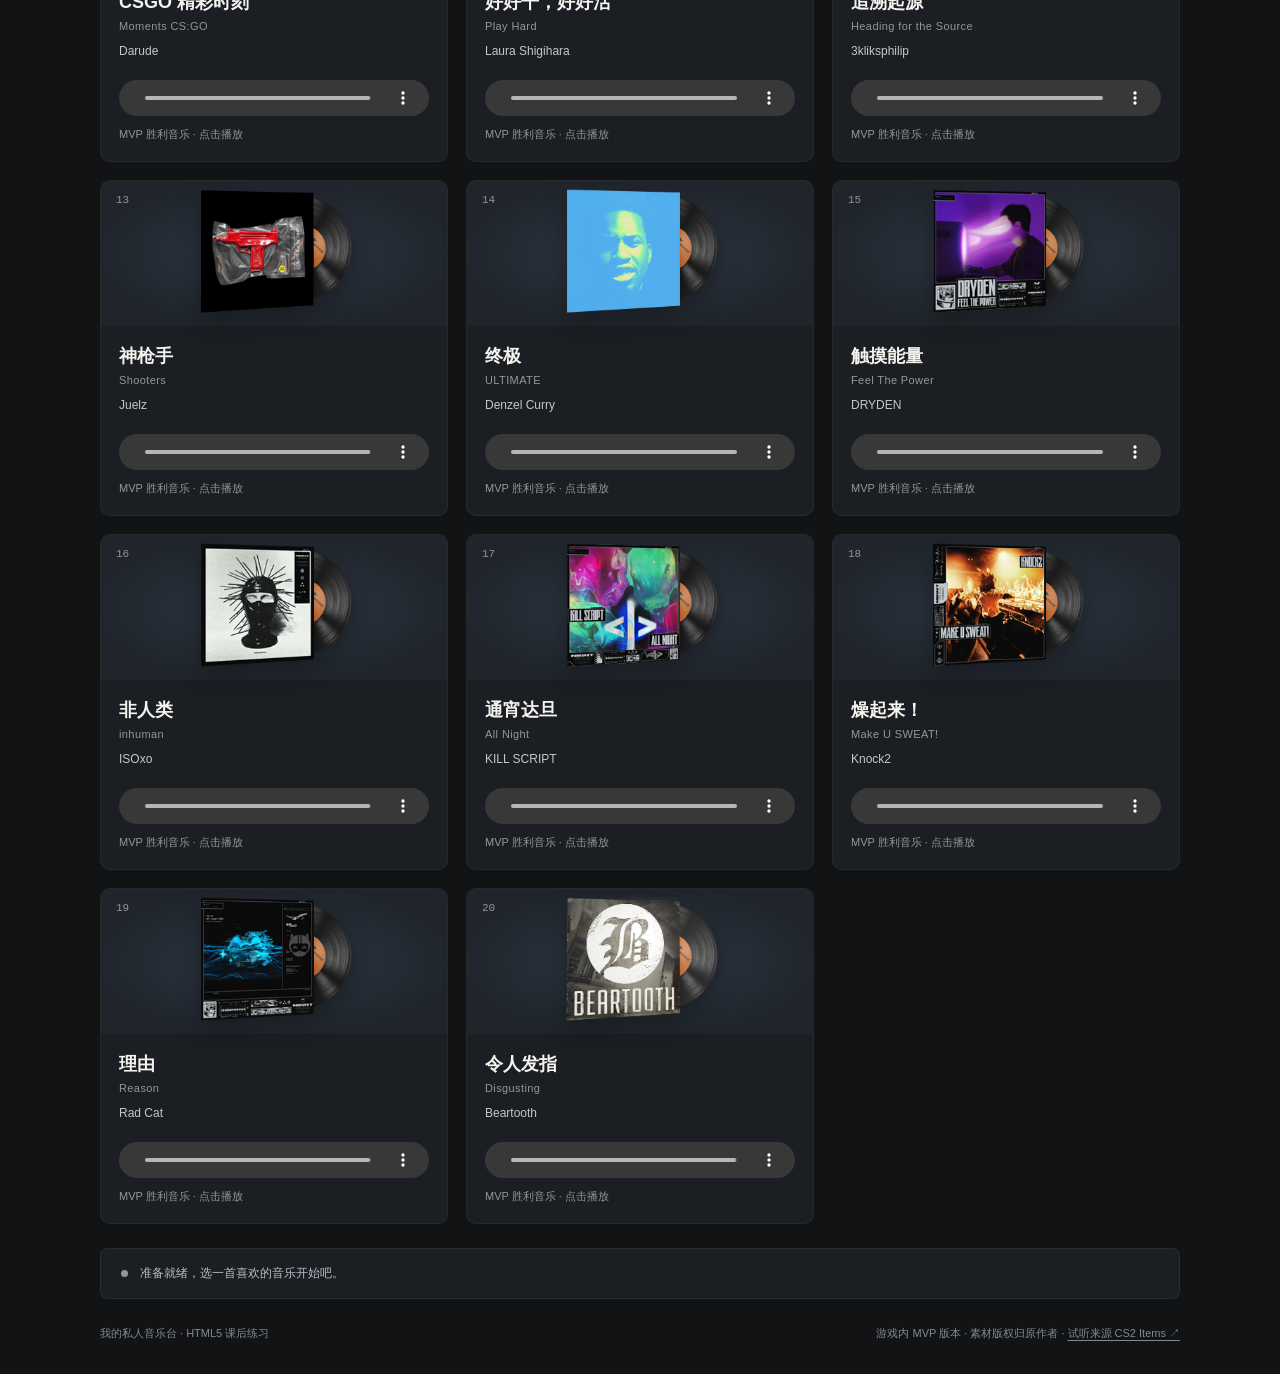
<file: music/index.html>
<!DOCTYPE html>
<html lang="zh-CN">
<head>
  <meta charset="UTF-8">
  <meta name="viewport" content="width=device-width, initial-scale=1.0">
  <meta name="description" content="我的私人音乐台，收藏二十首 CS:GO / CS2 音乐盒 MVP 胜利音乐。">
  <title>我的私人音乐台 | CS 音乐盒</title>
  <link rel="stylesheet" href="style.css">
  <script src="script.js" defer></script>
</head>
<body>
  <header class="header">
    <div class="container header-inner">
      <div class="brand"><span class="brand-icon" aria-hidden="true">♫</span> 我的私人音乐台</div>
      <span class="edition">CS:GO / CS2 · MUSIC KITS</span>
    </div>
  </header>
  <main class="container">
    <section class="hero" aria-labelledby="page-title">
      <div>
        <p class="eyebrow">MY PRIVATE RADIO / VOL. 01</p>
        <h1 id="page-title">把热爱，调成背景音乐。</h1>
        <p class="description">从闪光舞到万众瞩目，收藏属于你的高光旋律。<br>二十个音乐盒，随时进入状态。</p>
      </div>
      <button class="hero-button" id="start-listening" type="button">▶ &nbsp; 开始收听</button>
    </section>
    <section aria-labelledby="collection-title">
      <div class="collection-heading">
        <h2 id="collection-title">我的音乐盒</h2>
        <span>精选收藏 / 20 首</span>
      </div>
      <div class="music-grid">
      <article class="music-card">
        <div class="cover">
          <span class="track-number">01</span>
          <img src="assets/images/theverkkars_02.png" alt="音乐盒封面" width="185" height="139">
        </div>
        <div class="card-body">
          <h2 id="track-1">闪光舞</h2>
          <p class="english-title">Flashbang Dance</p>
          <p class="artist">The Verkkars &amp; n0thing</p>
          <audio controls preload="metadata" aria-labelledby="track-1">
            <source src="assets/audio/theverkkars_02_mvp.mp3" type="audio/mpeg">
            <source src="assets/audio/theverkkars_02_mvp.ogg" type="audio/ogg">
            您的浏览器不支持音频播放，请使用新版浏览器。
          </audio>
          <p class="track-status">MVP 胜利音乐 · 点击播放</p>
        </div>
      </article>
      <article class="music-card">
        <div class="cover">
          <span class="track-number">02</span>
          <img src="assets/images/twerl_01.png" alt="音乐盒封面" width="185" height="139">
        </div>
        <div class="card-body">
          <h2 id="track-2">万众瞩目</h2>
          <p class="english-title">Under Bright Lights</p>
          <p class="artist">TWERL, Ekko &amp; Sidetrack</p>
          <audio controls preload="metadata" aria-labelledby="track-2">
            <source src="assets/audio/twerl_01_mvp.mp3" type="audio/mpeg">
            <source src="assets/audio/twerl_01_mvp.ogg" type="audio/ogg">
            您的浏览器不支持音频播放，请使用新版浏览器。
          </audio>
          <p class="track-status">MVP 胜利音乐 · 点击播放</p>
        </div>
      </article>
      <article class="music-card">
        <div class="cover">
          <span class="track-number">03</span>
          <img src="assets/images/theverkkars_01.png" alt="音乐盒封面" width="185" height="139">
        </div>
        <div class="card-body">
          <h2 id="track-3">EZ4ENCE</h2>
          <p class="english-title">EZ4ENCE</p>
          <p class="artist">The Verkkars</p>
          <audio controls preload="metadata" aria-labelledby="track-3">
            <source src="assets/audio/theverkkars_01_mvp.mp3" type="audio/mpeg">
            <source src="assets/audio/theverkkars_01_mvp.ogg" type="audio/ogg">
            您的浏览器不支持音频播放，请使用新版浏览器。
          </audio>
          <p class="track-status">MVP 胜利音乐 · 点击播放</p>
        </div>
      </article>
      <article class="music-card">
        <div class="cover">
          <span class="track-number">04</span>
          <img src="assets/images/perfectworld_01.png" alt="音乐盒封面" width="185" height="139">
        </div>
        <div class="card-body">
          <h2 id="track-4">花脸</h2>
          <p class="english-title">Hua Lian (Painted Face)</p>
          <p class="artist">Perfect World（完美世界）</p>
          <audio controls preload="metadata" aria-labelledby="track-4">
            <source src="assets/audio/perfectworld_01_mvp.mp3" type="audio/mpeg">
            <source src="assets/audio/perfectworld_01_mvp.ogg" type="audio/ogg">
            您的浏览器不支持音频播放，请使用新版浏览器。
          </audio>
          <p class="track-status">MVP 胜利音乐 · 点击播放</p>
        </div>
      </article>
      <article class="music-card">
        <div class="cover">
          <span class="track-number">05</span>
          <img src="assets/images/knock2_01.png" alt="音乐盒封面" width="185" height="139">
        </div>
        <div class="card-body">
          <h2 id="track-5">冲击星</h2>
          <p class="english-title">dashstar*</p>
          <p class="artist">Knock2</p>
          <audio controls preload="metadata" aria-labelledby="track-5">
            <source src="assets/audio/knock2_01_mvp.mp3" type="audio/mpeg">
            <source src="assets/audio/knock2_01_mvp.ogg" type="audio/ogg">
            您的浏览器不支持音频播放，请使用新版浏览器。
          </audio>
          <p class="track-status">MVP 胜利音乐 · 点击播放</p>
        </div>
      </article>
      <article class="music-card">
        <div class="cover">
          <span class="track-number">06</span>
          <img src="assets/images/bbnos_01.png" alt="你急了！音乐盒封面" width="185" height="139">
        </div>
        <div class="card-body">
          <h2 id="track-6">你急了！</h2>
          <p class="english-title">u mad!</p>
          <p class="artist">bbno$</p>
          <audio controls preload="metadata" aria-labelledby="track-6">
            <source src="assets/audio/bbnos_01_mvp.mp3" type="audio/mpeg">
            <source src="assets/audio/bbnos_01_mvp.ogg" type="audio/ogg">
            您的浏览器不支持音频播放，请使用新版浏览器。
          </audio>
          <p class="track-status">MVP 胜利音乐 · 点击播放</p>
        </div>
      </article>
      <article class="music-card">
        <div class="cover">
          <span class="track-number">07</span>
          <img src="assets/images/neckdeep_02.png" alt="躺平青年音乐盒封面" width="185" height="139">
        </div>
        <div class="card-body">
          <h2 id="track-7">躺平青年</h2>
          <p class="english-title">The Lowlife Pack</p>
          <p class="artist">Neck Deep</p>
          <audio controls preload="metadata" aria-labelledby="track-7">
            <source src="assets/audio/neckdeep_02_mvp.mp3" type="audio/mpeg">
            <source src="assets/audio/neckdeep_02_mvp.ogg" type="audio/ogg">
            您的浏览器不支持音频播放，请使用新版浏览器。
          </audio>
          <p class="track-status">MVP 胜利音乐 · 点击播放</p>
        </div>
      </article>
      <article class="music-card">
        <div class="cover">
          <span class="track-number">08</span>
          <img src="assets/images/awolnation_01.png" alt="就是我音乐盒封面" width="185" height="139">
        </div>
        <div class="card-body">
          <h2 id="track-8">就是我</h2>
          <p class="english-title">I Am</p>
          <p class="artist">AWOLNATION</p>
          <audio controls preload="metadata" aria-labelledby="track-8">
            <source src="assets/audio/awolnation_01_mvp.mp3" type="audio/mpeg">
            <source src="assets/audio/awolnation_01_mvp.ogg" type="audio/ogg">
            您的浏览器不支持音频播放，请使用新版浏览器。
          </audio>
          <p class="track-status">MVP 胜利音乐 · 点击播放</p>
        </div>
      </article>
      <article class="music-card">
        <div class="cover">
          <span class="track-number">09</span>
          <img src="assets/images/hotlinemiami_01.png" alt="迈阿密热线音乐盒封面" width="185" height="139">
        </div>
        <div class="card-body">
          <h2 id="track-9">迈阿密热线</h2>
          <p class="english-title">Hotline Miami</p>
          <p class="artist">多名作曲家</p>
          <audio controls preload="metadata" aria-labelledby="track-9">
            <source src="assets/audio/hotlinemiami_01_mvp.mp3" type="audio/mpeg">
            <source src="assets/audio/hotlinemiami_01_mvp.ogg" type="audio/ogg">
            您的浏览器不支持音频播放，请使用新版浏览器。
          </audio>
          <p class="track-status">MVP 胜利音乐 · 点击播放</p>
        </div>
      </article>
      <article class="music-card">
        <div class="cover">
          <span class="track-number">10</span>
          <img src="assets/images/darude_01.png" alt="CSGO 精彩时刻音乐盒封面" width="185" height="139">
        </div>
        <div class="card-body">
          <h2 id="track-10">CSGO 精彩时刻</h2>
          <p class="english-title">Moments CS:GO</p>
          <p class="artist">Darude</p>
          <audio controls preload="metadata" aria-labelledby="track-10">
            <source src="assets/audio/darude_01_mvp.mp3" type="audio/mpeg">
            <source src="assets/audio/darude_01_mvp.ogg" type="audio/ogg">
            您的浏览器不支持音频播放，请使用新版浏览器。
          </audio>
          <p class="track-status">MVP 胜利音乐 · 点击播放</p>
        </div>
      </article>
      <article class="music-card">
        <div class="cover">
          <span class="track-number">11</span>
          <img src="assets/images/laurashigihara_01.png" alt="好好干，好好活音乐盒封面" width="185" height="139">
        </div>
        <div class="card-body">
          <h2 id="track-11">好好干，好好活</h2>
          <p class="english-title">Play Hard</p>
          <p class="artist">Laura Shigihara</p>
          <audio controls preload="metadata" aria-labelledby="track-11">
            <source src="assets/audio/laurashigihara_01_mvp.mp3" type="audio/mpeg">
            <source src="assets/audio/laurashigihara_01_mvp.ogg" type="audio/ogg">
            您的浏览器不支持音频播放，请使用新版浏览器。
          </audio>
          <p class="track-status">MVP 胜利音乐 · 点击播放</p>
        </div>
      </article>
      <article class="music-card">
        <div class="cover">
          <span class="track-number">12</span>
          <img src="assets/images/3kliksphilip_01.png" alt="追溯起源音乐盒封面" width="185" height="139">
        </div>
        <div class="card-body">
          <h2 id="track-12">追溯起源</h2>
          <p class="english-title">Heading for the Source</p>
          <p class="artist">3kliksphilip</p>
          <audio controls preload="metadata" aria-labelledby="track-12">
            <source src="assets/audio/3kliksphilip_01_mvp.mp3" type="audio/mpeg">
            <source src="assets/audio/3kliksphilip_01_mvp.ogg" type="audio/ogg">
            您的浏览器不支持音频播放，请使用新版浏览器。
          </audio>
          <p class="track-status">MVP 胜利音乐 · 点击播放</p>
        </div>
      </article>
      <article class="music-card">
        <div class="cover">
          <span class="track-number">13</span>
          <img src="assets/images/juelz_01.png" alt="神枪手音乐盒封面" width="185" height="139">
        </div>
        <div class="card-body">
          <h2 id="track-13">神枪手</h2>
          <p class="english-title">Shooters</p>
          <p class="artist">Juelz</p>
          <audio controls preload="metadata" aria-labelledby="track-13">
            <source src="assets/audio/juelz_01_mvp.mp3" type="audio/mpeg">
            <source src="assets/audio/juelz_01_mvp.ogg" type="audio/ogg">
            您的浏览器不支持音频播放，请使用新版浏览器。
          </audio>
          <p class="track-status">MVP 胜利音乐 · 点击播放</p>
        </div>
      </article>
      <article class="music-card">
        <div class="cover">
          <span class="track-number">14</span>
          <img src="assets/images/denzelcurry_01.png" alt="终极音乐盒封面" width="185" height="139">
        </div>
        <div class="card-body">
          <h2 id="track-14">终极</h2>
          <p class="english-title">ULTIMATE</p>
          <p class="artist">Denzel Curry</p>
          <audio controls preload="metadata" aria-labelledby="track-14">
            <source src="assets/audio/denzelcurry_01_mvp.mp3" type="audio/mpeg">
            <source src="assets/audio/denzelcurry_01_mvp.ogg" type="audio/ogg">
            您的浏览器不支持音频播放，请使用新版浏览器。
          </audio>
          <p class="track-status">MVP 胜利音乐 · 点击播放</p>
        </div>
      </article>
      <article class="music-card">
        <div class="cover">
          <span class="track-number">15</span>
          <img src="assets/images/dryden_01.png" alt="触摸能量音乐盒封面" width="185" height="139">
        </div>
        <div class="card-body">
          <h2 id="track-15">触摸能量</h2>
          <p class="english-title">Feel The Power</p>
          <p class="artist">DRYDEN</p>
          <audio controls preload="metadata" aria-labelledby="track-15">
            <source src="assets/audio/dryden_01_mvp.mp3" type="audio/mpeg">
            <source src="assets/audio/dryden_01_mvp.ogg" type="audio/ogg">
            您的浏览器不支持音频播放，请使用新版浏览器。
          </audio>
          <p class="track-status">MVP 胜利音乐 · 点击播放</p>
        </div>
      </article>
      <article class="music-card">
        <div class="cover">
          <span class="track-number">16</span>
          <img src="assets/images/isoxo_01.png" alt="非人类音乐盒封面" width="185" height="139">
        </div>
        <div class="card-body">
          <h2 id="track-16">非人类</h2>
          <p class="english-title">inhuman</p>
          <p class="artist">ISOxo</p>
          <audio controls preload="metadata" aria-labelledby="track-16">
            <source src="assets/audio/isoxo_01_mvp.mp3" type="audio/mpeg">
            <source src="assets/audio/isoxo_01_mvp.ogg" type="audio/ogg">
            您的浏览器不支持音频播放，请使用新版浏览器。
          </audio>
          <p class="track-status">MVP 胜利音乐 · 点击播放</p>
        </div>
      </article>
      <article class="music-card">
        <div class="cover">
          <span class="track-number">17</span>
          <img src="assets/images/killscript_01.png" alt="通宵达旦音乐盒封面" width="185" height="139">
        </div>
        <div class="card-body">
          <h2 id="track-17">通宵达旦</h2>
          <p class="english-title">All Night</p>
          <p class="artist">KILL SCRIPT</p>
          <audio controls preload="metadata" aria-labelledby="track-17">
            <source src="assets/audio/killscript_01_mvp.mp3" type="audio/mpeg">
            <source src="assets/audio/killscript_01_mvp.ogg" type="audio/ogg">
            您的浏览器不支持音频播放，请使用新版浏览器。
          </audio>
          <p class="track-status">MVP 胜利音乐 · 点击播放</p>
        </div>
      </article>
      <article class="music-card">
        <div class="cover">
          <span class="track-number">18</span>
          <img src="assets/images/knock2_02.png" alt="燥起来！音乐盒封面" width="185" height="139">
        </div>
        <div class="card-body">
          <h2 id="track-18">燥起来！</h2>
          <p class="english-title">Make U SWEAT!</p>
          <p class="artist">Knock2</p>
          <audio controls preload="metadata" aria-labelledby="track-18">
            <source src="assets/audio/knock2_02_mvp.mp3" type="audio/mpeg">
            <source src="assets/audio/knock2_02_mvp.ogg" type="audio/ogg">
            您的浏览器不支持音频播放，请使用新版浏览器。
          </audio>
          <p class="track-status">MVP 胜利音乐 · 点击播放</p>
        </div>
      </article>
      <article class="music-card">
        <div class="cover">
          <span class="track-number">19</span>
          <img src="assets/images/radcat_01.png" alt="理由音乐盒封面" width="185" height="139">
        </div>
        <div class="card-body">
          <h2 id="track-19">理由</h2>
          <p class="english-title">Reason</p>
          <p class="artist">Rad Cat</p>
          <audio controls preload="metadata" aria-labelledby="track-19">
            <source src="assets/audio/radcat_01_mvp.mp3" type="audio/mpeg">
            <source src="assets/audio/radcat_01_mvp.ogg" type="audio/ogg">
            您的浏览器不支持音频播放，请使用新版浏览器。
          </audio>
          <p class="track-status">MVP 胜利音乐 · 点击播放</p>
        </div>
      </article>
      <article class="music-card">
        <div class="cover">
          <span class="track-number">20</span>
          <img src="assets/images/beartooth_01.png" alt="令人发指音乐盒封面" width="185" height="139">
        </div>
        <div class="card-body">
          <h2 id="track-20">令人发指</h2>
          <p class="english-title">Disgusting</p>
          <p class="artist">Beartooth</p>
          <audio controls preload="metadata" aria-labelledby="track-20">
            <source src="assets/audio/beartooth_01_mvp.mp3" type="audio/mpeg">
            <source src="assets/audio/beartooth_01_mvp.ogg" type="audio/ogg">
            您的浏览器不支持音频播放，请使用新版浏览器。
          </audio>
          <p class="track-status">MVP 胜利音乐 · 点击播放</p>
        </div>
      </article>
      </div>
    </section>
    <div class="now-playing" role="status" aria-live="polite">
      <span class="status-dot" aria-hidden="true"></span>
      <span id="now-playing-text">准备就绪，选一首喜欢的音乐开始吧。</span>
    </div>
  </main>
  <footer class="container">
    <span>我的私人音乐台 · HTML5 课后练习</span>
    <span>游戏内 MVP 版本 · 素材版权归原作者 · <a href="https://cs2items.pro/" target="_blank" rel="noopener noreferrer">试听来源 CS2 Items ↗</a></span>
  </footer>
</body>
</html>
</file>
<file: style.css>
* { box-sizing: border-box; }
body { margin: 0; background: #f6f5f1; color: #282a27; font-family: "Segoe UI", "Microsoft YaHei", sans-serif; }
main { width: min(960px, calc(100% - 40px)); margin: auto; }
header { display: flex; justify-content: space-between; border-bottom: 1px solid #dedfd7; padding: 30px 0; font-size: 11px; letter-spacing: 2px; color: #7d8276; }
.eyebrow { margin-top: 66px; font-size: 13px; color: #728067; }
h1 { font-size: clamp(40px, 7vw, 64px); margin: 14px 0; letter-spacing: -2px; }
h1 > span { color: #8b9a79; }
.intro { color: #797e74; line-height: 1.8; font-size: 14px; }
nav { display: grid; grid-template-columns: 1fr 1fr; gap: 24px; margin: 42px 0; }
.card { display: block; text-decoration: none; color: inherit; background: #fff; border: 1px solid #e2e4db; border-radius: 14px; padding: 28px; transition: transform .2s, border-color .2s; }
.card:hover { transform: translateY(-4px); border-color: #97a187; }
.card:focus-visible { outline: 3px solid #728067; outline-offset: 5px; }
.number { color: #858c7c; font-size: 11px; letter-spacing: 1px; }
.symbol { display: grid; place-items: center; width: 64px; height: 64px; margin: 32px 0; border-radius: 16px; font-size: 36px; background: #fff2d9; color: #bc812e; }
.ball .symbol { color: #da3c32; background: #fff0ed; }
h2 { font-size: 22px; margin: 0 0 12px; }
.card p { font-size: 13px; line-height: 1.8; color: #7a8073; min-height: 46px; }
.enter { display: flex; justify-content: space-between; padding-top: 22px; margin-top: 26px; border-top: 1px solid #ededE7; font-size: 12px; }
footer { font-size: 11px; color: #858b7b; padding-bottom: 30px; line-height: 1.8; }
@media(max-width: 640px) { nav { grid-template-columns: 1fr; } .eyebrow { margin-top: 40px; } }
@media(prefers-reduced-motion: reduce) { .card { transition: none; } }
</file>
<file: 01-music/style.css>
:root {
    color-scheme: dark;
    --bg: #111315;
    --panel: #1b1e22;
    --text: #f4f3ef;
    --muted: #93979d;
    --accent: #f3ae45;
}

* {
    box-sizing: border-box;
}

body {
    margin: 0;
    background: var(--bg);
    color: var(--text);
    font-family: "Segoe UI", "Microsoft YaHei", sans-serif;
}

button,
a,
audio {
    -webkit-tap-highlight-color: transparent;
}

button {
    font: inherit;
    cursor: pointer;
}

button:focus-visible,
a:focus-visible,
audio:focus-visible {
    outline: 2px solid var(--accent);
    outline-offset: 5px;
}

.container {
    width: min(1080px, calc(100% - 48px));
    margin: auto;
}

.header {
    border-bottom: 1px solid #ffffff12;
}

.header-inner {
    min-height: 78px;
    display: flex;
    align-items: center;
    justify-content: space-between;
    gap: 20px;
}

.brand {
    display: flex;
    align-items: center;
    gap: 12px;
    font-size: 16px;
    font-weight: 700;
}

.header-actions {
    display: flex;
    align-items: center;
    flex-wrap: wrap;
    justify-content: flex-end;
    gap: 12px 20px;
}

.home-link {
    padding: 9px 12px;
    border: 1px solid #ffffff25;
    border-radius: 6px;
    color: var(--accent);
    font-size: 12px;
    text-decoration: none;
    white-space: nowrap;
}

.home-link:hover {
    background: #ffffff0a;
    border-color: var(--accent);
}

.brand-icon {
    color: var(--bg);
    background: var(--accent);
    border-radius: 6px;
    padding: 5px 9px;
    font-size: 24px;
}

.edition,
.eyebrow {
    font-size: 11px;
    letter-spacing: 2px;
    color: var(--muted);
}

.hero {
    display: flex;
    align-items: center;
    justify-content: space-between;
    gap: 28px;
    padding: 55px 0 40px;
}

.eyebrow {
    color: var(--accent);
    margin: 0 0 15px;
}

h1 {
    font-size: clamp(28px, 4vw, 44px);
    letter-spacing: -1px;
    margin: 0 0 15px;
}

.description {
    color: var(--muted);
    line-height: 1.8;
    margin: 0;
    font-size: 14px;
}

.hero-button {
    flex-shrink: 0;
    border: 0;
    border-radius: 6px;
    padding: 14px 23px;
    background: var(--accent);
    color: #191510;
    font-weight: 700;
}

.hero-button:hover {
    background: #ffc776;
}

.collection-heading {
    display: flex;
    align-items: center;
    justify-content: space-between;
    margin: 0 0 18px;
}

.collection-heading h2 {
    font-size: 16px;
    margin: 0;
}

.collection-heading span {
    color: var(--muted);
    font-size: 12px;
}

.music-grid {
    display: grid;
    grid-template-columns: repeat(3, minmax(0, 1fr));
    gap: 18px;
}

.music-card {
    min-width: 0;
    border: 1px solid #ffffff0d;
    border-radius: 10px;
    overflow: hidden;
    background: var(--panel);
    transition: border-color .2s;
}

.music-card.is-playing {
    border-color: var(--accent);
}

.cover {
    height: 145px;
    position: relative;
    display: grid;
    place-items: center;
    background: radial-gradient(ellipse at center, #43536766, transparent 75%), #20252c;
}

.music-card:nth-child(2) .cover {
    background: radial-gradient(ellipse at center, #66538066, transparent 75%), #25212c;
}

.music-card:nth-child(3) .cover {
    background: radial-gradient(ellipse at center, #9b724766, transparent 75%), #29251e;
}

.music-card:nth-child(4) .cover {
    background: radial-gradient(ellipse at center, #94525166, transparent 75%), #2b2122;
}

.music-card:nth-child(5) .cover {
    background: radial-gradient(ellipse at center, #75884c66, transparent 75%), #24291f;
}

.cover img {
    width: 185px;
    height: 139px;
    object-fit: contain;
    filter: drop-shadow(0 8px 12px #0005);
}

.track-number {
    position: absolute;
    top: 13px;
    left: 15px;
    font-size: 11px;
    color: #ffffff80;
    font-family: monospace;
}

.card-body {
    padding: 18px;
}

.card-body h2 {
    font-size: 18px;
    margin: 0 0 6px;
}

.english-title {
    font-size: 11px;
    color: var(--muted);
    margin: 0 0 12px;
    letter-spacing: .4px;
}

.artist {
    font-size: 12px;
    margin: 0 0 18px;
    color: #c4c6cb;
    min-height: 18px;
}

audio {
    display: block;
    width: 100%;
    height: 36px;
}

.track-status {
    font-size: 11px;
    color: var(--muted);
    margin: 11px 0 0;
    min-height: 16px;
}

.is-playing .track-status {
    color: var(--accent);
}

.now-playing {
    display: flex;
    align-items: center;
    gap: 12px;
    background: #1b1e22;
    border: 1px solid #ffffff10;
    border-radius: 8px;
    padding: 16px 20px;
    margin-top: 24px;
    font-size: 12px;
    color: #babec5;
}

.status-dot {
    width: 7px;
    height: 7px;
    border-radius: 50%;
    background: var(--muted);
    flex-shrink: 0;
}

.now-playing.active .status-dot {
    background: var(--accent);
    box-shadow: 0 0 12px #f3ae4550;
}

footer {
    display: flex;
    justify-content: space-between;
    gap: 16px;
    padding: 25px 0 30px;
    font-size: 11px;
    color: #85898f;
    line-height: 1.8;
}

footer a {
    color: inherit;
    text-underline-offset: 3px;
}

@media (max-width: 850px) {
    .music-grid {
        grid-template-columns: repeat(2, minmax(0, 1fr));
    }
}

@media (max-width: 560px) {
    .header-inner {
        flex-wrap: wrap;
        padding: 16px 0;
        gap: 14px;
    }

    .header-actions {
        width: 100%;
        justify-content: space-between;
    }

    .container {
        width: calc(100% - 32px);
    }

    .edition {
        font-size: 9px;
        letter-spacing: 1px;
    }

    .hero {
        align-items: flex-start;
        flex-direction: column;
        padding-top: 35px;
        gap: 22px;
    }

    .music-grid {
        grid-template-columns: 1fr;
    }

    .cover {
        height: 170px;
    }

    .cover img {
        height: 160px;
        width: 215px;
    }

    footer {
        flex-direction: column;
        gap: 4px;
    }
}
</file>
<file: 02-css-practice/style.css>
/* 1rem = 16px；圆点半径 1.5rem = 24px，直径 3rem = 48px。 */
html { font-size: 16px; }
* { box-sizing: border-box; }
body { margin: 0; color: #252729; background: #f6f5f2; font-family: "Segoe UI", "Microsoft YaHei", sans-serif; }
.page { width: min(1020px, calc(100% - 40px)); margin: auto; }
.header { display: flex; justify-content: space-between; padding: 28px 0; border-bottom: 1px solid #ddded9; font-size: 12px; letter-spacing: 1px; }
.header a { color: #555954; text-decoration: none; }
.header a:hover { color: #bc312d; }
.intro { margin: 54px 0 32px; }
.eyebrow { font-size: 12px; color: #b23c33; letter-spacing: 3px; }
h1 { font-size: clamp(28px, 4vw, 42px); letter-spacing: -1px; margin: 14px 0; }
.intro > p:last-child { color: #71756f; font-size: 14px; line-height: 1.8; }
.exercises { display: grid; grid-template-columns: 1fr 1fr; gap: 22px; }
.card { min-width: 0; background: #fff; border: 1px solid #e4e5df; border-radius: 16px; padding: 25px; }
.card-heading { display: flex; align-items: center; justify-content: space-between; font-size: 10px; letter-spacing: 1.5px; color: #828780; }
.number { color: #333831; font-size: 13px; font-family: monospace; }
.stage { height: 245px; display: grid; place-items: center; position: relative; }
/* 练习一：偏左上的渐变中心，亮红到暗红，配合投影模拟体积。 */
.ball { width: 150px; height: 150px; border-radius: 50%; background: radial-gradient(circle at 30% 25%, #ffb1a5 0%, #ff5046 18%, #ed2727 42%, #a50e17 72%, #460612 100%); box-shadow: inset -9px -12px 18px #43000c35, 0 29px 21px -17px #54061345; }
h2 { margin: 6px 0 10px; font-size: 20px; }
.card > p { color: #71756f; font-size: 13px; line-height: 1.8; min-height: 47px; margin: 0 0 17px; }
code { display: block; padding: 12px 10px; border-radius: 6px; background: #f5f5f2; font-size: 11px; color: #6c706a; overflow-wrap: anywhere; }
.loading-stage { background: #292d2b; border-radius: 10px; margin: 20px 0 24px; height: 201px; }
.loading-stage > span { position: absolute; top: calc(50% + 40px); color: #bbbfb9; font-size: 11px; letter-spacing: 2px; }
/* 练习二：固定定位铺满视口，rgba 半透明背景。 */
#loading-overlay { position: fixed; inset: 0; width: 100%; height: 100%; max-width: none; max-height: none; margin: 0; padding: 0; border: 0; background: rgba(0, 0, 0, .7); color: #fff; overflow: auto; }
#loading-overlay::backdrop { background: transparent; }
.overlay-content { position: absolute; left: 50%; top: 50%; transform: translate(-50%, -50%); }
/* 圆点本身在屏幕正中央；说明文字置于下方，不偏移圆点。 */
.loader { position: relative; width: 3rem; height: 3rem; border-radius: 50%; background: radial-gradient(circle at center, #ffffff 0%, #eeeeee 100%); animation: rotate 2s linear infinite; }
/* 对称圆点旋转不易看出，添加外侧小标记辅助观察。 */
.loader::after { content: ""; position: absolute; width: 5px; height: 5px; top: -12px; left: calc(50% - 2.5px); border-radius: 50%; background: #fff; opacity: .75; }
@keyframes rotate { from { transform: rotate(0deg); } to { transform: rotate(360deg); } }
.overlay-caption { position: absolute; top: calc(100% + 18px); left: 50%; transform: translateX(-50%); width: min(330px, calc(100vw - 40px)); text-align: center; }
#overlay-title { font-size: 16px; letter-spacing: 2px; }
#overlay-hint { font-size: 12px; line-height: 1.8; color: #c9cbc7; }
button { font: inherit; font-size: 12px; border: 0; padding: 12px 17px; border-radius: 6px; cursor: pointer; transition: background-color .2s, transform .2s; }
#open-overlay { background: #2f3931; color: #fff; width: 100%; display: flex; justify-content: space-between; }
#open-overlay:hover { background: #48594c; }
#close-overlay { color: #fff; background: #ffffff20; border: 1px solid #ffffff40; margin-top: 8px; }
#close-overlay:hover { background: #ffffff35; }
button:active { transform: translateY(1px); }
button:focus-visible, a:focus-visible { outline: 3px solid #cc6a4b; outline-offset: 4px; }
body.has-overlay { overflow: hidden; }
.calculation { display: flex; align-items: center; flex-wrap: wrap; gap: 10px 24px; padding: 24px; margin-top: 24px; background: #eceee7; border-radius: 10px; font-size: 12px; color: #61695d; }
.calculation-label { color: #394333; font-weight: 700; }
.calculation p { margin: 0; line-height: 1.8; }
footer { display: flex; justify-content: space-between; gap: 12px; margin: 30px 0; color: #888d84; font-size: 11px; }
@media (max-width: 650px) { .exercises { grid-template-columns: 1fr; } .intro { margin-top: 34px; } .card { padding: 20px; } footer { flex-direction: column; } }
@media (prefers-reduced-motion: reduce) { .loader { animation: none; } button { transition: none; } }
</file>
<file: css-practice/style.css>
/* 1rem = 16px；圆点半径 1.5rem = 24px，直径 3rem = 48px。 */
html { font-size: 16px; }
* { box-sizing: border-box; }
body { margin: 0; color: #252729; background: #f6f5f2; font-family: "Segoe UI", "Microsoft YaHei", sans-serif; }
.page { width: min(1020px, calc(100% - 40px)); margin: auto; }
.header { display: flex; justify-content: space-between; padding: 28px 0; border-bottom: 1px solid #ddded9; font-size: 12px; letter-spacing: 1px; }
.header a { color: #555954; text-decoration: none; }
.header a:hover { color: #bc312d; }
.intro { margin: 54px 0 32px; }
.eyebrow { font-size: 12px; color: #b23c33; letter-spacing: 3px; }
h1 { font-size: clamp(28px, 4vw, 42px); letter-spacing: -1px; margin: 14px 0; }
.intro > p:last-child { color: #71756f; font-size: 14px; line-height: 1.8; }
.exercises { display: grid; grid-template-columns: 1fr 1fr; gap: 22px; }
.card { min-width: 0; background: #fff; border: 1px solid #e4e5df; border-radius: 16px; padding: 25px; }
.card-heading { display: flex; align-items: center; justify-content: space-between; font-size: 10px; letter-spacing: 1.5px; color: #828780; }
.number { color: #333831; font-size: 13px; font-family: monospace; }
.stage { height: 245px; display: grid; place-items: center; position: relative; }
/* 练习一：偏左上的渐变中心，亮红到暗红，配合投影模拟体积。 */
.ball { width: 150px; height: 150px; border-radius: 50%; background: radial-gradient(circle at 30% 25%, #ffb1a5 0%, #ff5046 18%, #ed2727 42%, #a50e17 72%, #460612 100%); box-shadow: inset -9px -12px 18px #43000c35, 0 29px 21px -17px #54061345; }
h2 { margin: 6px 0 10px; font-size: 20px; }
.card > p { color: #71756f; font-size: 13px; line-height: 1.8; min-height: 47px; margin: 0 0 17px; }
code { display: block; padding: 12px 10px; border-radius: 6px; background: #f5f5f2; font-size: 11px; color: #6c706a; overflow-wrap: anywhere; }
.loading-stage { background: #292d2b; border-radius: 10px; margin: 20px 0 24px; height: 201px; }
.loading-stage > span { position: absolute; top: calc(50% + 40px); color: #bbbfb9; font-size: 11px; letter-spacing: 2px; }
/* 练习二：固定定位铺满视口，rgba 半透明背景。 */
#loading-overlay { position: fixed; inset: 0; width: 100%; height: 100%; max-width: none; max-height: none; margin: 0; padding: 0; border: 0; background: rgba(0, 0, 0, .7); color: #fff; overflow: auto; }
#loading-overlay::backdrop { background: transparent; }
.overlay-content { position: absolute; left: 50%; top: 50%; transform: translate(-50%, -50%); }
/* 圆点本身在屏幕正中央；说明文字置于下方，不偏移圆点。 */
.loader { position: relative; width: 3rem; height: 3rem; border-radius: 50%; background: radial-gradient(circle at center, #ffffff 0%, #eeeeee 100%); animation: rotate 2s linear infinite; }
/* 对称圆点旋转不易看出，添加外侧小标记辅助观察。 */
.loader::after { content: ""; position: absolute; width: 5px; height: 5px; top: -12px; left: calc(50% - 2.5px); border-radius: 50%; background: #fff; opacity: .75; }
@keyframes rotate { from { transform: rotate(0deg); } to { transform: rotate(360deg); } }
.overlay-caption { position: absolute; top: calc(100% + 18px); left: 50%; transform: translateX(-50%); width: min(330px, calc(100vw - 40px)); text-align: center; }
#overlay-title { font-size: 16px; letter-spacing: 2px; }
#overlay-hint { font-size: 12px; line-height: 1.8; color: #c9cbc7; }
button { font: inherit; font-size: 12px; border: 0; padding: 12px 17px; border-radius: 6px; cursor: pointer; transition: background-color .2s, transform .2s; }
#open-overlay { background: #2f3931; color: #fff; width: 100%; display: flex; justify-content: space-between; }
#open-overlay:hover { background: #48594c; }
#close-overlay { color: #fff; background: #ffffff20; border: 1px solid #ffffff40; margin-top: 8px; }
#close-overlay:hover { background: #ffffff35; }
button:active { transform: translateY(1px); }
button:focus-visible, a:focus-visible { outline: 3px solid #cc6a4b; outline-offset: 4px; }
body.has-overlay { overflow: hidden; }
.calculation { display: flex; align-items: center; flex-wrap: wrap; gap: 10px 24px; padding: 24px; margin-top: 24px; background: #eceee7; border-radius: 10px; font-size: 12px; color: #61695d; }
.calculation-label { color: #394333; font-weight: 700; }
.calculation p { margin: 0; line-height: 1.8; }
footer { display: flex; justify-content: space-between; gap: 12px; margin: 30px 0; color: #888d84; font-size: 11px; }
@media (max-width: 650px) { .exercises { grid-template-columns: 1fr; } .intro { margin-top: 34px; } .card { padding: 20px; } footer { flex-direction: column; } }
@media (prefers-reduced-motion: reduce) { .loader { animation: none; } button { transition: none; } }
</file>
<file: music/style.css>
:root {
    color-scheme: dark;
    --bg: #111315;
    --panel: #1b1e22;
    --text: #f4f3ef;
    --muted: #93979d;
    --accent: #f3ae45;
}

* {
    box-sizing: border-box;
}

body {
    margin: 0;
    background: var(--bg);
    color: var(--text);
    font-family: "Segoe UI", "Microsoft YaHei", sans-serif;
}

button,
a,
audio {
    -webkit-tap-highlight-color: transparent;
}

button {
    font: inherit;
    cursor: pointer;
}

button:focus-visible,
a:focus-visible,
audio:focus-visible {
    outline: 2px solid var(--accent);
    outline-offset: 5px;
}

.container {
    width: min(1080px, calc(100% - 48px));
    margin: auto;
}

.header {
    border-bottom: 1px solid #ffffff12;
}

.header-inner {
    min-height: 78px;
    display: flex;
    align-items: center;
    justify-content: space-between;
    gap: 20px;
}

.brand {
    display: flex;
    align-items: center;
    gap: 12px;
    font-size: 16px;
    font-weight: 700;
}

.brand-icon {
    color: var(--bg);
    background: var(--accent);
    border-radius: 6px;
    padding: 5px 9px;
    font-size: 24px;
}

.edition,
.eyebrow {
    font-size: 11px;
    letter-spacing: 2px;
    color: var(--muted);
}

.hero {
    display: flex;
    align-items: center;
    justify-content: space-between;
    gap: 28px;
    padding: 55px 0 40px;
}

.eyebrow {
    color: var(--accent);
    margin: 0 0 15px;
}

h1 {
    font-size: clamp(28px, 4vw, 44px);
    letter-spacing: -1px;
    margin: 0 0 15px;
}

.description {
    color: var(--muted);
    line-height: 1.8;
    margin: 0;
    font-size: 14px;
}

.hero-button {
    flex-shrink: 0;
    border: 0;
    border-radius: 6px;
    padding: 14px 23px;
    background: var(--accent);
    color: #191510;
    font-weight: 700;
}

.hero-button:hover {
    background: #ffc776;
}

.collection-heading {
    display: flex;
    align-items: center;
    justify-content: space-between;
    margin: 0 0 18px;
}

.collection-heading h2 {
    font-size: 16px;
    margin: 0;
}

.collection-heading span {
    color: var(--muted);
    font-size: 12px;
}

.music-grid {
    display: grid;
    grid-template-columns: repeat(3, minmax(0, 1fr));
    gap: 18px;
}

.music-card {
    min-width: 0;
    border: 1px solid #ffffff0d;
    border-radius: 10px;
    overflow: hidden;
    background: var(--panel);
    transition: border-color .2s;
}

.music-card.is-playing {
    border-color: var(--accent);
}

.cover {
    height: 145px;
    position: relative;
    display: grid;
    place-items: center;
    background: radial-gradient(ellipse at center, #43536766, transparent 75%), #20252c;
}

.music-card:nth-child(2) .cover {
    background: radial-gradient(ellipse at center, #66538066, transparent 75%), #25212c;
}

.music-card:nth-child(3) .cover {
    background: radial-gradient(ellipse at center, #9b724766, transparent 75%), #29251e;
}

.music-card:nth-child(4) .cover {
    background: radial-gradient(ellipse at center, #94525166, transparent 75%), #2b2122;
}

.music-card:nth-child(5) .cover {
    background: radial-gradient(ellipse at center, #75884c66, transparent 75%), #24291f;
}

.cover img {
    width: 185px;
    height: 139px;
    object-fit: contain;
    filter: drop-shadow(0 8px 12px #0005);
}

.track-number {
    position: absolute;
    top: 13px;
    left: 15px;
    font-size: 11px;
    color: #ffffff80;
    font-family: monospace;
}

.card-body {
    padding: 18px;
}

.card-body h2 {
    font-size: 18px;
    margin: 0 0 6px;
}

.english-title {
    font-size: 11px;
    color: var(--muted);
    margin: 0 0 12px;
    letter-spacing: .4px;
}

.artist {
    font-size: 12px;
    margin: 0 0 18px;
    color: #c4c6cb;
    min-height: 18px;
}

audio {
    display: block;
    width: 100%;
    height: 36px;
}

.track-status {
    font-size: 11px;
    color: var(--muted);
    margin: 11px 0 0;
    min-height: 16px;
}

.is-playing .track-status {
    color: var(--accent);
}

.now-playing {
    display: flex;
    align-items: center;
    gap: 12px;
    background: #1b1e22;
    border: 1px solid #ffffff10;
    border-radius: 8px;
    padding: 16px 20px;
    margin-top: 24px;
    font-size: 12px;
    color: #babec5;
}

.status-dot {
    width: 7px;
    height: 7px;
    border-radius: 50%;
    background: var(--muted);
    flex-shrink: 0;
}

.now-playing.active .status-dot {
    background: var(--accent);
    box-shadow: 0 0 12px #f3ae4550;
}

footer {
    display: flex;
    justify-content: space-between;
    gap: 16px;
    padding: 25px 0 30px;
    font-size: 11px;
    color: #85898f;
    line-height: 1.8;
}

footer a {
    color: inherit;
    text-underline-offset: 3px;
}

@media (max-width: 850px) {
    .music-grid {
        grid-template-columns: repeat(2, minmax(0, 1fr));
    }
}

@media (max-width: 560px) {
    .container {
        width: calc(100% - 32px);
    }

    .edition {
        font-size: 9px;
        letter-spacing: 1px;
    }

    .hero {
        align-items: flex-start;
        flex-direction: column;
        padding-top: 35px;
        gap: 22px;
    }

    .music-grid {
        grid-template-columns: 1fr;
    }

    .cover {
        height: 170px;
    }

    .cover img {
        height: 160px;
        width: 215px;
    }

    footer {
        flex-direction: column;
        gap: 4px;
    }
}
</file>
